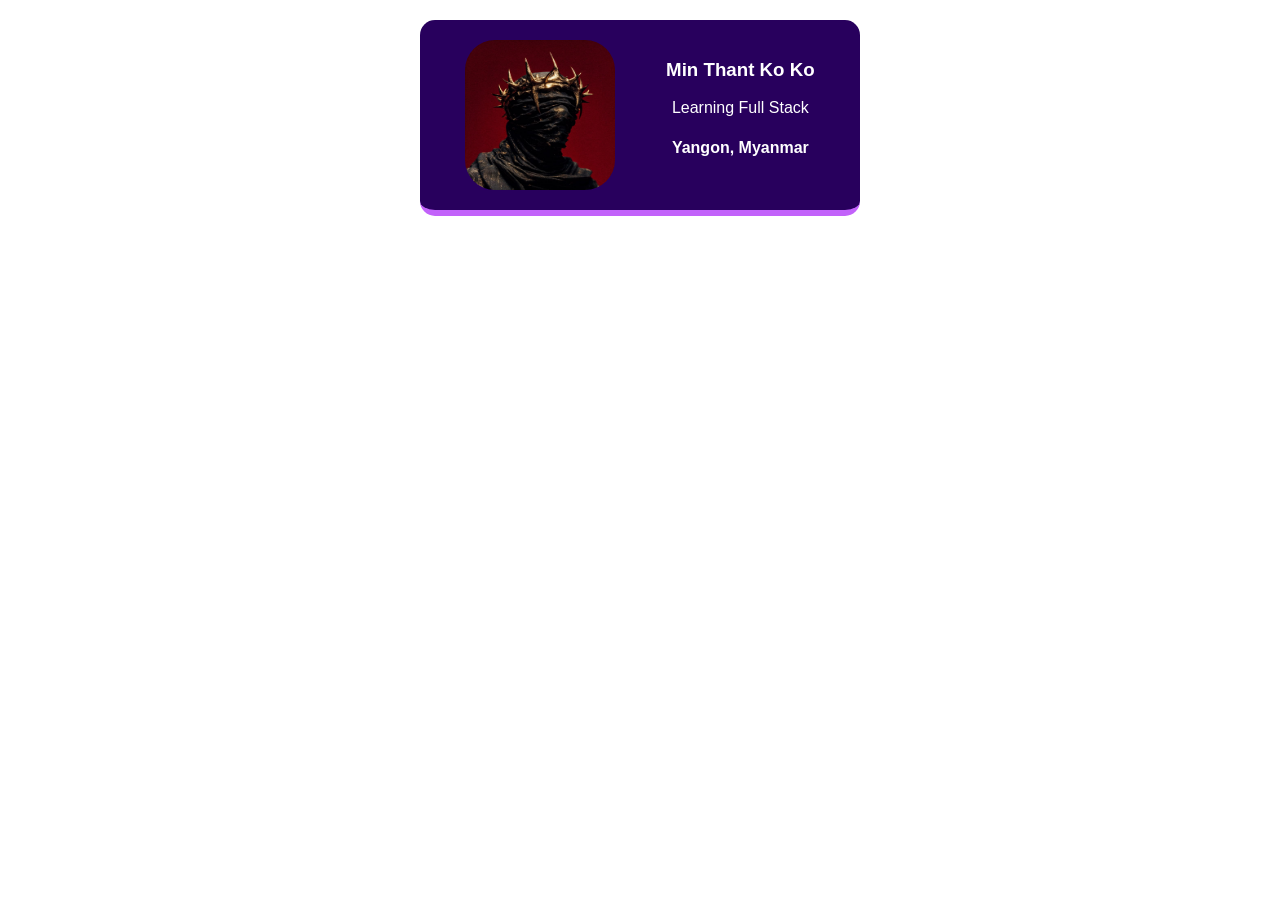
<file: 1-Business-Card/index.html>
<!DOCTYPE html>
<html>
    <head>
        <link rel="stylesheet" href="styles.css" />
    </head>
    <body>
        <div class="card">
            <img class="avatar" src="images/pfp.jpg">
            <div >
                <h3>Min Thant Ko Ko</h3>
                <p>Learning Full Stack</p>
                <h4>Yangon, Myanmar</h4>
            </div>
        </div>
    </body>
</html>
</file>
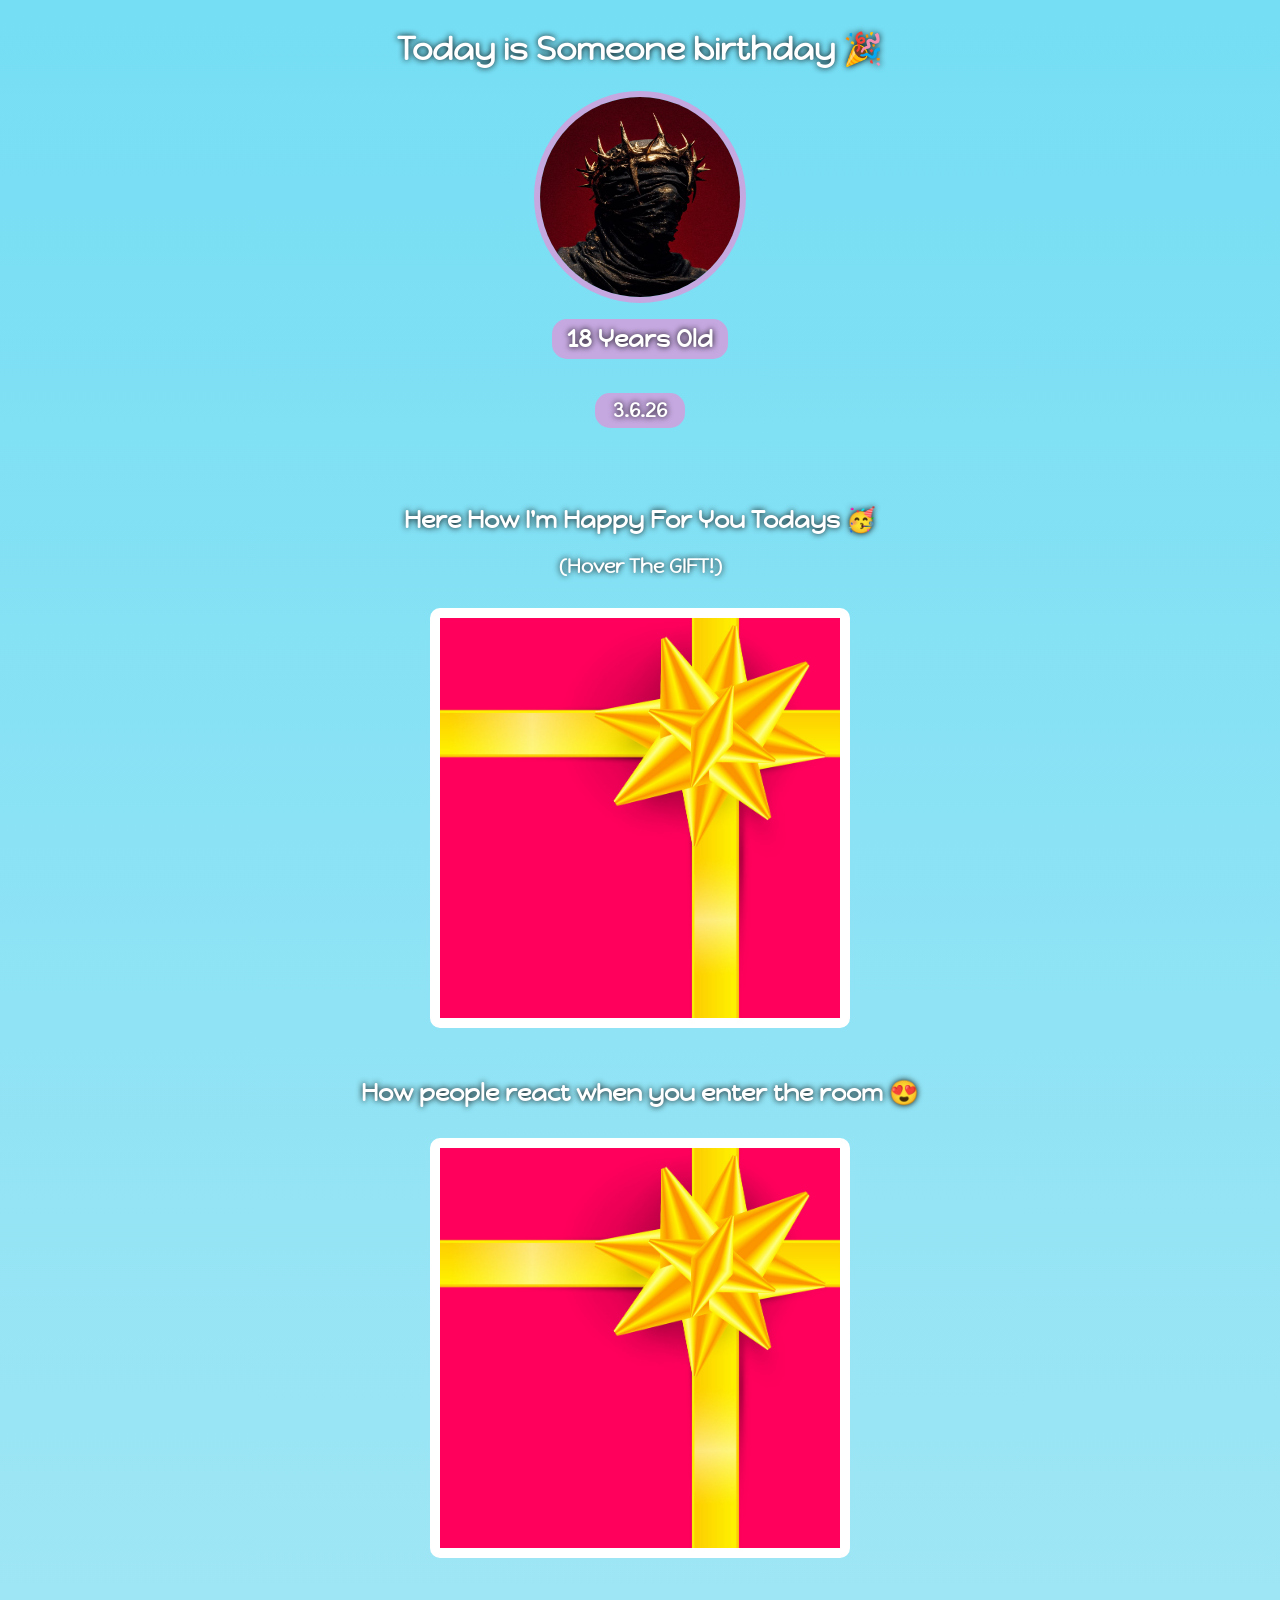
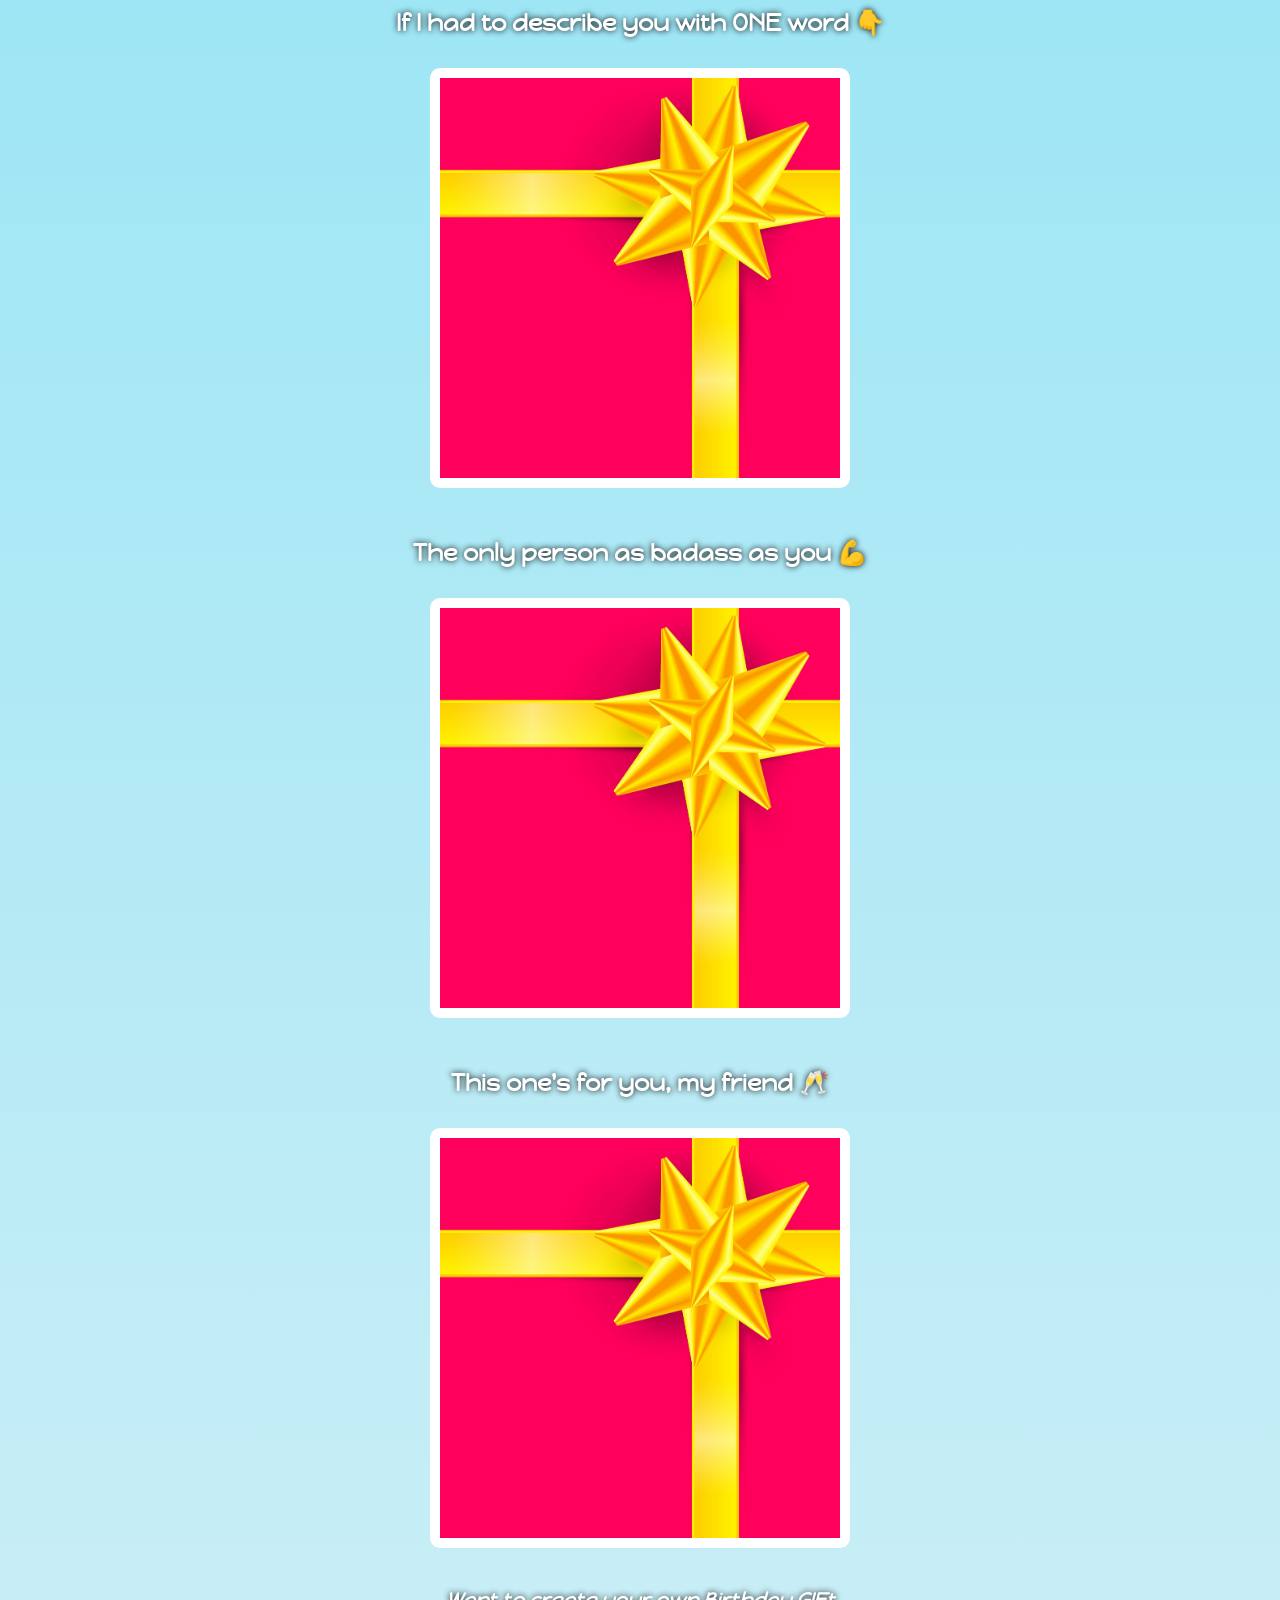
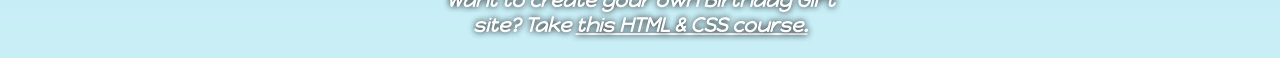
<file: 2-Birthday-Gift/index.html>
<!DOCTYPE html>
<html lang="en">
<head>
    <meta charset="UTF-8">
    <meta name="viewport" content="width=device-width, initial-scale=1.0">
    <link rel="preconnect" href="https://fonts.googleapis.com">
    <link rel="preconnect" href="https://fonts.gstatic.com" crossorigin>
    <link href="https://fonts.googleapis.com/css2?family=Happy+Monkey&display=swap" rel="stylesheet">
    <link rel="stylesheet" href="styles.css">
    <title>Birthday-GIFT</title>
</head>
<body>
    <div class="container">
        <div class="header">
            <h1>Today is Someone birthday 🎉</h1>
            <img id="pfp" src="images/pfp.jpg" alt="Profile Avater">
            <h2 id="bday-ages">18 Years Old</h2>
            <h4 id="bday-date">3.6.26</h4>
        </div>
        <div class="gift-section">
            <h2 class="gift-title">Here How I'm Happy For You Todays 🥳</h2>
            <h3 class="gift-hint">(Hover The GIFT!)</h3>
            <div class="img-gift" id="img-gift-happy"></div>
        </div>

        <div class="gift-section">
            <h2 class="gift-title">How people react when you enter the room 😍</h2>
            <div class="img-gift" id="img-gift-hot"></div>
        </div>

        <div class="gift-section">
            <h2 class="gift-title">If I had to describe you with ONE word 👇</h2>
            <div class="img-gift" id="img-gift-genius"></div>
        </div>

        <div class="gift-section">
            <h2 class="gift-title">The only person as badass as you 💪</h2>
            <div class="img-gift" id="img-gift-badass"></div>
        </div>

        <div class="gift-section">
            <h2 class="gift-title">This one's for you, my friend 🥂</h2>
            <div class="img-gift" id="img-gift-cheer"></div>
        </div>

        <p id="footer">Want to create your own Birthday GIFt site? Take 
            <a href="https://scrimba.com/learn/htmlandcss" 
            target="_blank">this HTML & CSS course.</a>
        </p>
    </div>
</body>
</html>
</file>
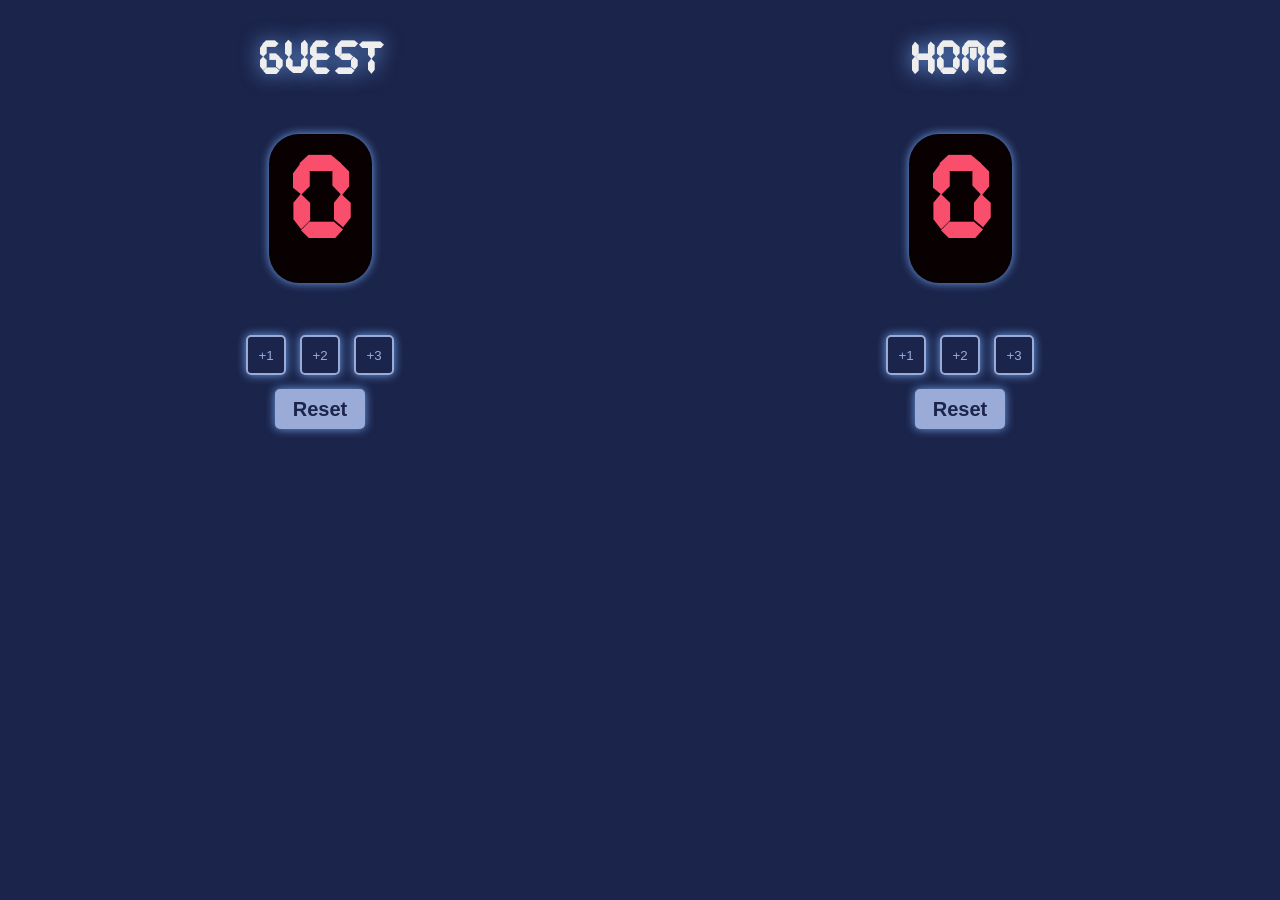
<file: 4-Baskbell-Scoreboard/index.html>
<!DOCTYPE html>
<html lang="en">
<head>
    <meta charset="UTF-8">
    <meta name="viewport" content="width=device-width, initial-scale=1.0">
    <link rel="stylesheet" href="style.css">
    <link rel="preconnect" href="https://fonts.googleapis.com">
    <link rel="preconnect" href="https://fonts.gstatic.com" crossorigin>
    <link href="https://fonts.googleapis.com/css2?family=Google+Sans+Code:ital,wght@0,300..800;1,300..800&display=swap" rel="stylesheet">
    <title>Baskbell-Scoreborad</title>
</head>
<body>
    <div class="container">
        <div class="column">
            <h3>Guest</h3>
            <h2 class="score" id="home-count-el">0</h2>
            <div>
                <button class="count-btn" onclick="plusoneHome()">+1</button>
                <button class="count-btn" onclick="plustwoHome()">+2</button>
                <button class="count-btn" onclick="plusthreeHome()">+3</button>
            </div>
            <button class="reset-btn" onclick="resetHome()">Reset</button>
        </div>

        <div class="column">
            <h3>Home</h3>
            <h2 class="score" id="guest-el">0</h2>
            <div>
                <button class="count-btn" onclick="plusoneGuest()">+1</button>
                <button class="count-btn" onclick="plustwoGuest()">+2</button>
                <button class="count-btn" onclick="plusthreeGuest()">+3</button>
            </div>
            <button class="reset-btn" onclick="resetGuest()">Reset</button>
        </div>
    </div>
    <script src="script.js"></script>
</body>
</html>
</file>
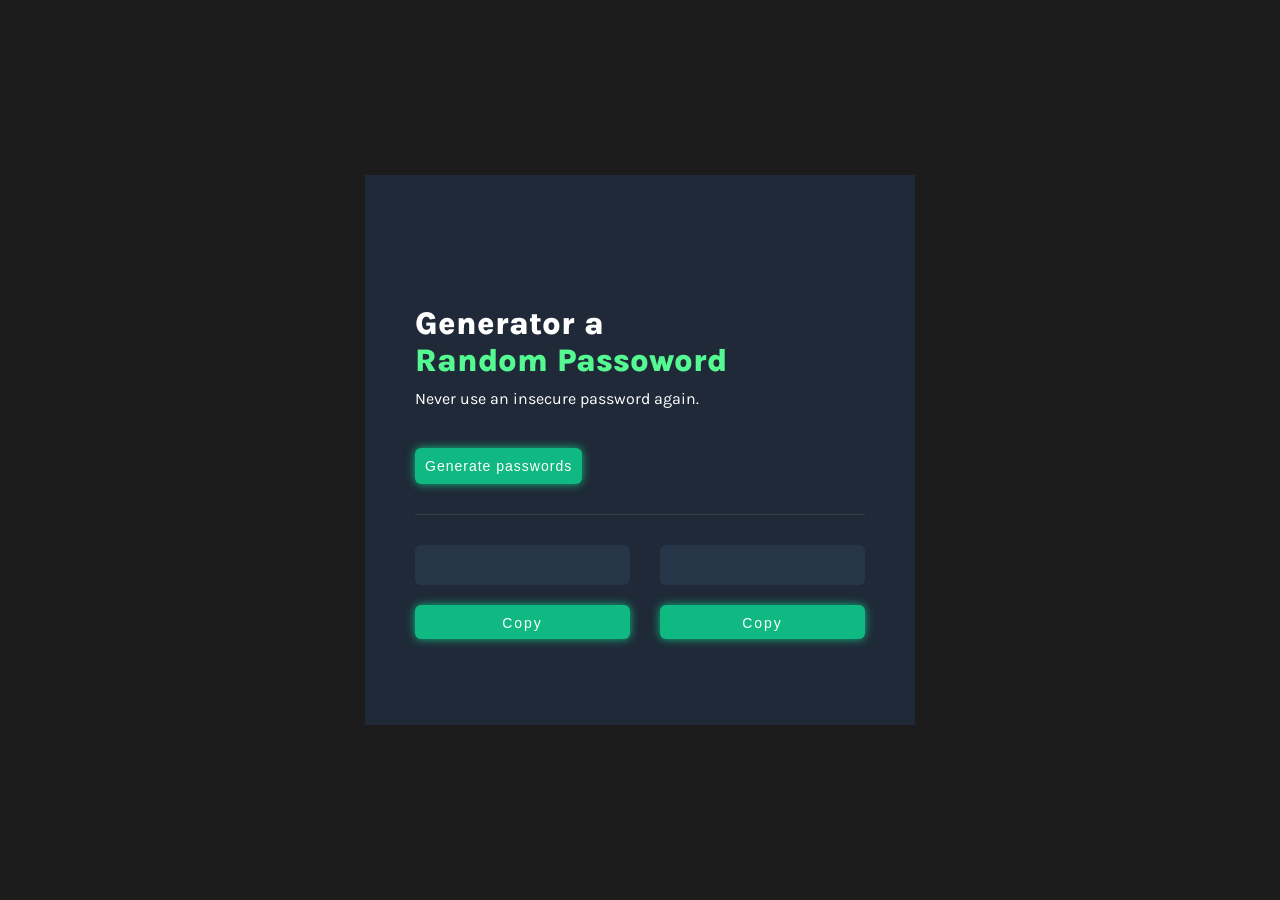
<file: 5-Password-Generator/index.html>
<!DOCTYPE html>
<html lang="en">
<head>
    <meta charset="UTF-8">
    <meta name="viewport" content="width=device-width, initial-scale=1.0">
    <link rel="preconnect" href="https://fonts.googleapis.com">
    <link rel="preconnect" href="https://fonts.gstatic.com" crossorigin>
    <link href="https://fonts.googleapis.com/css2?family=Karla:ital,wght@0,200..800;1,200..800&display=swap" rel="stylesheet">
    <link rel="stylesheet" href="style.css">
    <title>Password-Generator</title>
</head>
<body>
    
    <div class="container">
        <div class="hero-section">
            <h1>Generator a<br><span>Random Passoword</span></h1>
            <p>Never use an insecure password again.</p>
            <button class="generate-btn" onclick="generatebtn()">Generate passwords</button>
            <hr class="faded-line">
            <div class="info-box">
                <div class="text-box-container">
                    <div class="text-box" id="first-inbox"></div>
                    <button class="copy-btn" id="first-copy-btn" onclick="firstcopy()">Copy</button>
                </div>
                <div class="text-box-container">
                    <div class="text-box" id="second-inbox"></div>
                    <button class="copy-btn" id="second-copy-btn" onclick="secondcopy()">Copy</button>
                </div>
            </div>
        </div>
    </div>

    <script src="index.js"></script>
</body>
</html>
</file>
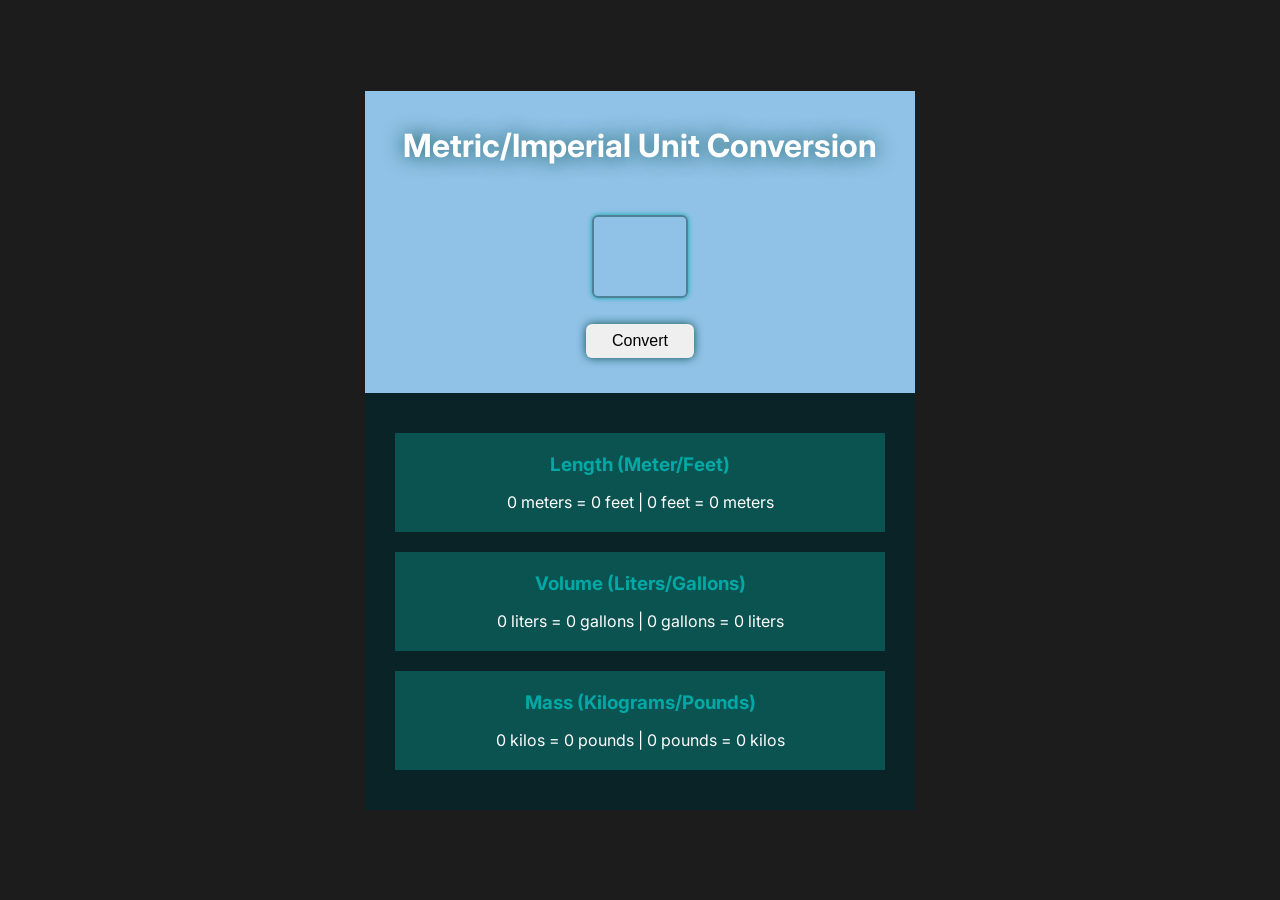
<file: 6-Unit-Converter/index.html>
<!DOCTYPE html>
<html lang="en">
<head>
    <meta charset="UTF-8">
    <meta name="viewport" content="width=device-width, initial-scale=1.0">
    <link rel="preconnect" href="https://fonts.googleapis.com">
    <link rel="preconnect" href="https://fonts.gstatic.com" crossorigin>
    <link href="https://fonts.googleapis.com/css2?family=Inter:ital,opsz,wght@0,14..32,100..900;1,14..32,100..900&display=swap" rel="stylesheet">
    <link rel="stylesheet" href="style.css">
    <title>Unit-Converter</title>
</head>
<body>
    
    <div class="container">
        <div id="header">
            <h1>Metric/Imperial Unit Conversion</h1>
            <input id="digital-number" type="text" inputmode="numeric" autocomplete="off" maxlength="10"/>
            <button id="convert-btn">Convert</button>
        </div>
        <div id="botton">
            <div class="result-tab" id="lenght-tab">
                <h3>Length (Meter/Feet)</h3>
                <p id="lenght-result">0 meters = 0 feet | 0 feet = 0 meters</p>
            </div>
            <div class="result-tab" id="volume-tab">
                <h3>Volume (Liters/Gallons)</h3>
                <p id="volume-result">0 liters = 0 gallons | 0 gallons = 0 liters</p>
            </div>
            <div class="result-tab" id="mass-tab">
                <h3>Mass (Kilograms/Pounds)</h3>
                <p id="mass-result">0 kilos = 0 pounds | 0 pounds = 0 kilos</p>
            </div>
        </div>
    </div>

    <script src="script.js"></script>
</body>
</html>
</file>
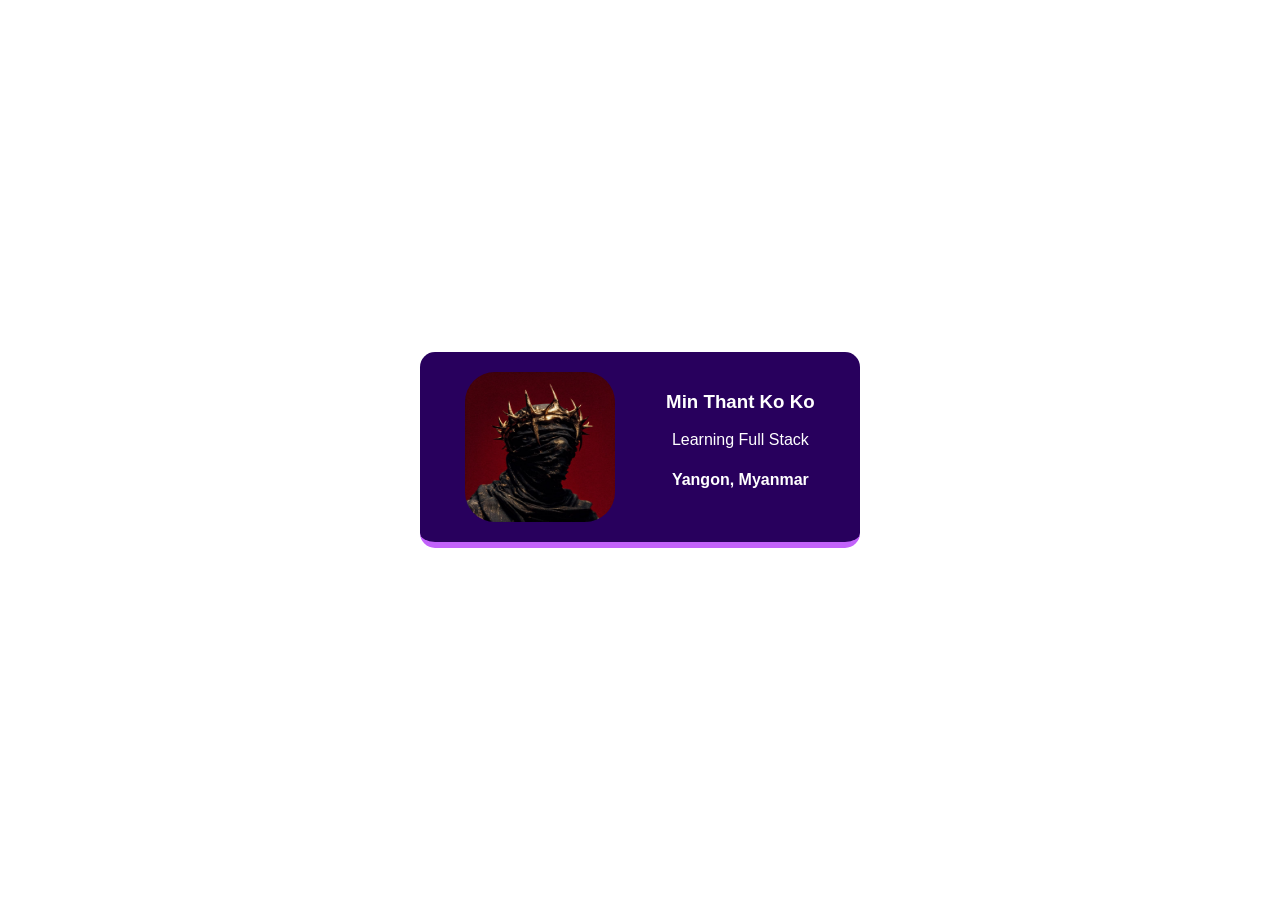
<file: First-Business-Card/index.html>
<html>
    <head>
        <link rel="stylesheet" href="styles.css" />
    </head>
    <body>
        <div class="card">
            <img class="avatar" src="images/download.jpg">
            <div >
                <h3>Min Thant Ko Ko</h3>
                <p>Learning Full Stack</p>
                <h4>Yangon, Myanmar</h4>
            </div>
        </div>
    </body>
</html>
</file>
<file: 1-Business-Card/styles.css>
body {
    margin: 20px;
    display: flex;
    justify-content: center;
    align-items: center;
    font-family: 'Segoe UI', Tahoma, Geneva, Verdana, sans-serif;
}

.avatar {
    width: 150px;
    border-radius: 30px;
}

.card {
    width: 400px;
    height: 150px;
    margin: 0 auto;
    padding: 20px;
    display: flex;
    justify-content: space-around;
    text-align: center;
    background: #28005D;
    color: white;
    border-bottom: 6px solid #c262fa;
    border-radius: 15px;
        
}
</file>
<file: 2-Birthday-Gift/styles.css>
body {
    text-align: center;
    background: linear-gradient(#75DEF4, #C9EEF6);
    font-family: 'Happy Monkey', cursive;
    color: #ffffff;
}

.header {
    display: flex;
    flex-direction: column;
    align-items: center;
}

#pfp {
    width: 200px;
    height: 200px;
    border-radius: 50%;
    border: 6px solid #c5a8e0;
}

h1, h2, h3, h4, p {
        text-shadow: 0 0 6px black;
}

#bday-ages {
    margin: 16px 0px 8px 0px;
    padding: 5px 15px;
    border-radius: 15px;
    background: #c5a8e0;
    font-weight: bold;
}

#bday-date {
    width: 60px;
    padding: 5px 15px;
    border-radius: 15px;
    background: #c5a8e0;
    font-weight: bold;
    font-size: 20px;
}

.gift-section {
    margin-top: 50px;
}

.gift-title {
    margin-bottom: 15px;
}

.img-gift {
    margin: 30px auto;
    height: 400px;
    max-width: 400px;
    background-size: cover;
    background-image: url("images/gift-cover.jpg");
    border: 10px solid white;
    border-radius: 10px;
}

#img-gift-happy:hover {
    background-image: url("images/happy.gif");
}

#img-gift-hot:hover {
    background-image: url("images/hot.gif");
}

#img-gift-genius:hover {
    background-image: url("images/genius.gif");
}

#img-gift-badass:hover {
    background-image: url("images/badass.gif");
}

#img-gift-cheer:hover {
    background-image: url("images/cheers.gif");
}

#footer {
    font-size: 20px;
    font-style: italic;
    font-weight: bold;
    width: 400px;
    margin: 40px auto 20px;
}

a {
    color: white;
}
</file>
<file: 4-Baskbell-Scoreboard/style.css>
@font-face {
  font-family: "CursedTimerFont";
  src: url("font/CursedTimer.ttf") format("truetype");
}

body {
    margin: 0;
    text-align: center;
    font-family: "CursedTimerFont";
}

.container {
    display: flex;
    justify-content: space-around;
    background: #1B244A;
    height: 100vh;

}

.score {
    background: #080001;
    color: #F94F6D;
    font-size: 100px;
    width: auto;
    margin: 50px;
    padding: 20px;
    border-radius: 30px;
    box-shadow: 0 0 10px #6ea1ec;
    transition: 0.3s ease-in-out;
}

.score:hover {
    transform: scale(1.1);
    box-shadow: 0 0 25px #6ea1ec, 
                0 0 50px #6ea1ec, 0 0 100px #6ea1ec;
}

h3 {
    font-size: 40px;
    color: #EEEEEE;
    text-shadow: 0 0 20px #6ea1ec;
    transition: 0.3s ease-in-out;
}

h3:hover {
    transform: scale(1.1);
    color: #3764d9;
}

.count-btn, .reset-btn {
    color: #9AABD8;
    border: 2px solid #9AABD8;
    border-radius: 5px;
    background: none;
    width: 40px;
    height: 40px;
    margin: 2px;
    cursor: pointer;
    transition: 0.3s ease-in-out;
    box-shadow: 0 0 10px #6ea1ec;
}

.count-btn:hover {
    transform: scale(1.3);
    color: #1B244A;
    font-size: 18px;
    background: #9AABD8;
    box-shadow: 0 0 30px #6ea1ec;
}


.reset-btn {
    margin-top: 12px;
    width: 90px;
    font-size: 20px;
    font-weight: bold;
    color: #1B244A;
    background: #9AABD8;
    transition: 0.3s ease-in-out;
    cursor: pointer;
    box-shadow: 0 0 10px #6ea1ec;
}

.reset-btn:hover {
    transform: scale(1.1)translateY(5px);
    box-shadow: 0 0 30px #6ea1ec;
}
</file>
<file: 5-Password-Generator/style.css>
* {
    margin: 0;
    padding: 0;
}

html {
    font-family: "Karla", sans-serif;
}

body {
    background: #1C1C1C;
    color: #ffffff;
    display: flex;
    justify-content: center;
    align-items: center;
    height: 100vh;
}

.container {
    padding: 50px;
    background: #1F2937;
    width: 50vh;
    height: 50vh;
    display: flex;
    flex-direction: column;
}

h1 {
    margin-top: 80px;
    font-weight: 800;    
}

span {
    color: #55F991;
}

p {
    margin-top: 10px;
}

.generate-btn {
    margin-top: 40px;
    margin-bottom: 30px;
    font-size: 14px;
    padding: 10px;
    background: #10B981;
    border: none;
    border-radius: 6px;
    color: #ffffff;
    letter-spacing: 1px;
    box-shadow: 0 0 10px #10B981;
    transition: 0.3s ease-in-out;
}

.generate-btn:hover {
    transform: scale(1.1);
    box-shadow: 0 0 20px #10B981,
                0 0 50px #10B981;
}

.faded-line {
    border: none;
    height: 1px;
    background: rgba(255, 255, 255, 0.1);
}

.info-box {
    display: flex;
    flex-direction: row;
}

.text-box-container {
    display: flex;
    flex-direction: column;
    width: 50%;
}

.text-box {
    background: #273549;
    color: #55F991;
    margin: 30px 0px 10px 0px;
    min-width: 35%;
    width: auto;
    font-size: 18px;
    border: none;
    border-radius: 6px;
    padding: 10px 30px;
    letter-spacing: 2px;
    height: 20px;
}

#first-inbox {
    margin-right: 10px;
}

#second-inbox {
    margin-left: 20px;
}

.copy-btn {
    background: #10B981;
    color: #ffffff;
    margin: 10px 0px;
    min-width: 35%;
    width: auto;
    font-size: 14px;
    border: none;
    border-radius: 6px;
    padding: 10px 30px;
    letter-spacing: 2px;
    height: 34px;
    box-shadow: 0 0 10px #10B981;
    transition: 0.3s ease-in-out;
}

.copy-btn:hover {
    transform: scale(1.1);
    box-shadow: 0 0 20px #10B981,
                0 0 50px #10B981;
}

#first-copy-btn {
    margin-right: 10px;
}

#second-copy-btn {
    margin-left: 20px;
}
</file>
<file: 6-Unit-Converter/style.css>
* {
    margin: 0;
    padding: 0;
}

body {
    font-family: "Inter", sans-serif;
    background: #1C1C1C;
    color: #ffffff;
    display: flex;
    justify-content: center;
    align-items: center;
    height: 100vh;
}

.container {
    display: flex;
    flex-direction: column;
    text-align: center;
    background: #092327;
    height: auto;
    width: 550px;
}

#header {
    background: #90C2E7;
    width: auto;
    height: auto;
    padding: 35px;
    display: flex;
    flex-direction: column;
    align-items: center;
}

h1 {
    margin-bottom: 50px;
    text-shadow: 0 0 20px #0B5351;
}

#digital-number {
    color: #00A9A5;
    min-width: 20px;
    width: 2ch;
    height: 83px;
    padding: 8px 16px;
    margin-bottom: 26px;
    font-size: 58px;
    font-weight: bold;
    border: 2px solid #4E8098;
    border-radius: 6px;
    background: none;
    outline: none;
    box-sizing: border-box;
    box-shadow: 0 0 5px #00A9A5;
}

#convert-btn {
    font-size: 16px;
    width: auto;
    padding: 8px 26px;
    border-radius: 6px;
    border: none;
    box-shadow: 0 0 10px #0B5351;
    transition: 0.3s ease-in-out;
}

#convert-btn:hover {
    transform: scale(1.1)translateY(-5px);
    box-shadow: 0 0 36px #0B5351;
    background: #00A9A5;
}

#botton {
    padding: 20px 10px;
}

.result-tab {
    background: #0B5351;
    margin: 20px;
    height: auto;
    width: auto;
    padding: 20px;
}

h3 {
    color: #00A9A5;
    margin-bottom: 16px;
}
</file>
<file: First-Business-Card/styles.css>
body {
    margin: 20px;
    display: flex;
    justify-content: center;
    align-items: center;
    font-family: 'Segoe UI', Tahoma, Geneva, Verdana, sans-serif;
}

.avatar {
    width: 150px;
    border-radius: 30px;
}

.card {
    width: 400px;
    height: 150px;
    margin: 0 auto;
    padding: 20px;
    display: flex;
    justify-content: space-around;
    text-align: center;
    background: #28005D;
    color: white;
    border-bottom: 6px solid #c262fa;
    border-radius: 15px;
        
}
</file>
